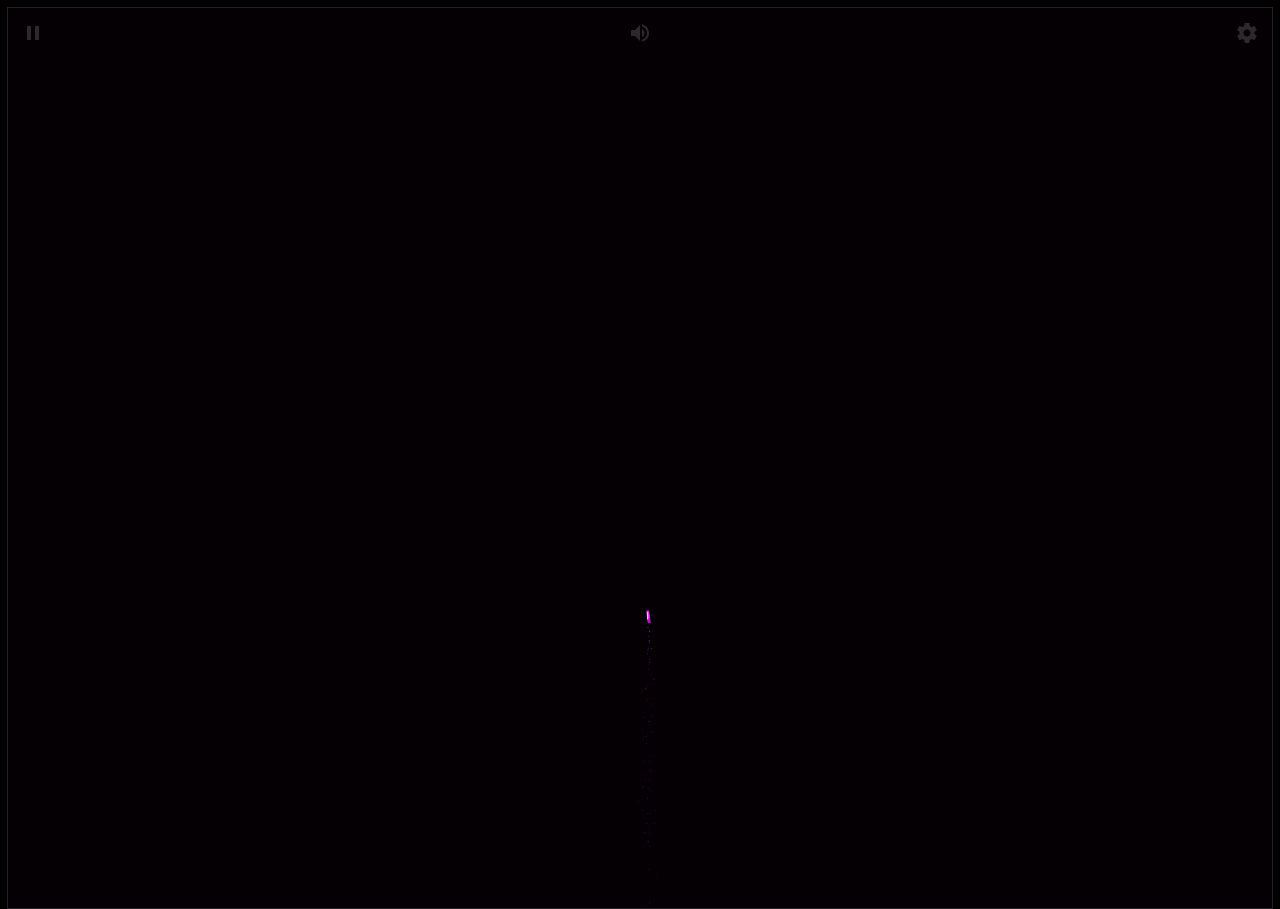
<file: fireworks/index.html>
<!DOCTYPE html>
<html lang="en">
	<head>
		<meta charset="UTF-8" />
		<title>看烟花喽</title>
		<meta name="viewport" content="width=device-width, initial-scale=1, user-scalable=no" />
		<meta name="mobile-web-app-capable" content="yes" />
		<meta name="apple-mobile-web-app-capable" content="yes" />
		<meta name="theme-color" content="#000000" />
		<link rel="shortcut icon" type="image/png" href="./images/favicon.png" />
		<link rel="icon" type="image/png" href="./images/favicon.png" />
		<link rel="apple-touch-icon-precomposed" href="./images/favicon.png" />
		<meta name="msapplication-TileColor" content="#000000" />
		<meta name="msapplication-TileImage" content="./images/favicon.png" />
		<link href="./fonts/css.css" rel="stylesheet" />
		<link rel="stylesheet" href="./css/style.css" />
	</head>
	<body>
		<!-- partial:index.partial.html -->
		<!-- SVG Spritesheet -->
		<div style="height: 0; width: 0; position: absolute; visibility: hidden">
			<svg xmlns="http://www.w3.org/2000/svg">
				<symbol id="icon-play" viewBox="0 0 24 24">
					<path d="M8 5v14l11-7z" />
				</symbol>
				<symbol id="icon-pause" viewBox="0 0 24 24">
					<path d="M6 19h4V5H6v14zm8-14v14h4V5h-4z" />
				</symbol>
				<symbol id="icon-close" viewBox="0 0 24 24">
					<path d="M19 6.41L17.59 5 12 10.59 6.41 5 5 6.41 10.59 12 5 17.59 6.41 19 12 13.41 17.59 19 19 17.59 13.41 12z" />
				</symbol>
				<symbol id="icon-settings" viewBox="0 0 24 24">
					<path d="M19.43 12.98c.04-.32.07-.64.07-.98s-.03-.66-.07-.98l2.11-1.65c.19-.15.24-.42.12-.64l-2-3.46c-.12-.22-.39-.3-.61-.22l-2.49 1c-.52-.4-1.08-.73-1.69-.98l-.38-2.65C14.46 2.18 14.25 2 14 2h-4c-.25 0-.46.18-.49.42l-.38 2.65c-.61.25-1.17.59-1.69.98l-2.49-1c-.23-.09-.49 0-.61.22l-2 3.46c-.13.22-.07.49.12.64l2.11 1.65c-.04.32-.07.65-.07.98s.03.66.07.98l-2.11 1.65c-.19.15-.24.42-.12.64l2 3.46c.12.22.39.3.61.22l2.49-1c.52.4 1.08.73 1.69.98l.38 2.65c.03.24.24.42.49.42h4c.25 0 .46-.18.49-.42l.38-2.65c.61-.25 1.17-.59 1.69-.98l2.49 1c.23.09.49 0 .61-.22l2-3.46c.12-.22.07-.49-.12-.64l-2.11-1.65zM12 15.5c-1.93 0-3.5-1.57-3.5-3.5s1.57-3.5 3.5-3.5 3.5 1.57 3.5 3.5-1.57 3.5-3.5 3.5z" />
				</symbol>
				<symbol id="icon-sound-on" viewBox="0 0 24 24">
					<path d="M3 9v6h4l5 5V4L7 9H3zm13.5 3c0-1.77-1.02-3.29-2.5-4.03v8.05c1.48-.73 2.5-2.25 2.5-4.02zM14 3.23v2.06c2.89.86 5 3.54 5 6.71s-2.11 5.85-5 6.71v2.06c4.01-.91 7-4.49 7-8.77s-2.99-7.86-7-8.77z" />
				</symbol>
				<symbol id="icon-sound-off" viewBox="0 0 24 24">
					<path d="M16.5 12c0-1.77-1.02-3.29-2.5-4.03v2.21l2.45 2.45c.03-.2.05-.41.05-.63zm2.5 0c0 .94-.2 1.82-.54 2.64l1.51 1.51C20.63 14.91 21 13.5 21 12c0-4.28-2.99-7.86-7-8.77v2.06c2.89.86 5 3.54 5 6.71zM4.27 3L3 4.27 7.73 9H3v6h4l5 5v-6.73l4.25 4.25c-.67.52-1.42.93-2.25 1.18v2.06c1.38-.31 2.63-.95 3.69-1.81L19.73 21 21 19.73l-9-9L4.27 3zM12 4L9.91 6.09 12 8.18V4z" />
				</symbol>
			</svg>
		</div>
		<!-- App -->
		<div class="container">
			<div class="loading-init">
				<div class="loading-init__header">加载中</div>
				<div class="loading-init__status">正在装配烟花</div>
			</div>
			<div class="stage-container remove">
				<div class="canvas-container">
					<canvas id="trails-canvas"> </canvas>
					<canvas id="main-canvas"> </canvas>
				</div>
				<div class="controls">
					<div class="btn pause-btn">
						<svg fill="white" width="24" height="24">
							<use href="#icon-pause" xlink:href="#icon-pause"></use>
						</svg>
					</div>
					<div class="btn sound-btn">
						<svg fill="white" width="24" height="24">
							<use href="#icon-sound-off" xlink:href="#icon-sound-off"></use>
						</svg>
					</div>
					<div class="btn settings-btn">
						<svg fill="white" width="24" height="24">
							<use href="#icon-settings" xlink:href="#icon-settings"></use>
						</svg>
					</div>
				</div>
				<div class="menu hide">
					<div class="menu__inner-wrap">
						<div class="btn btn--bright close-menu-btn">
							<svg fill="white" width="24" height="24">
								<use href="#icon-close" xlink:href="#icon-close"></use>
							</svg>
						</div>
						<div class="menu__header">设置</div>
						<div class="menu__subheader">若想了解更多信息 请点击任意标签</div>
						<form>
							<div class="form-option form-option--select">
								<label class="shell-type-label"> 烟花类型 </label>
								<select class="shell-type"></select>
							</div>
							<div class="form-option form-option--select">
								<label class="shell-size-label"> 烟花大小 </label>
								<select class="shell-size"></select>
							</div>
							<div class="form-option form-option--select">
								<label class="quality-ui-label"> 画质 </label>
								<select class="quality-ui"></select>
							</div>
							<div class="form-option form-option--select">
								<label class="sky-lighting-label"> 照亮天空 </label>
								<select class="sky-lighting"></select>
							</div>
							<div class="form-option form-option--select">
								<label class="scaleFactor-label"> 缩放 </label>
								<select class="scaleFactor"></select>
							</div>
							<div class="form-option form-option--checkbox">
								<label class="word-shell-label"> 文字烟花 </label>
								<input class="word-shell" type="checkbox" />
							</div>
							<div class="form-option form-option--checkbox">
								<label class="auto-launch-label"> 自动放烟花 </label>
								<input class="auto-launch" type="checkbox" />
							</div>
							<div class="form-option form-option--checkbox form-option--finale-mode">
								<label class="finale-mode-label"> 同时放更多的烟花 </label>
								<input class="finale-mode" type="checkbox" />
							</div>
							<div class="form-option form-option--checkbox">
								<label class="hide-controls-label"> 隐藏控制按钮 </label>
								<input class="hide-controls" type="checkbox" />
							</div>
							<div class="form-option form-option--checkbox form-option--fullscreen">
								<label class="fullscreen-label"> 全屏 </label>
								<input class="fullscreen" type="checkbox" />
							</div>
							<div class="form-option form-option--checkbox">
								<label class="long-exposure-label"> 保留烟花的火花 </label>
								<input class="long-exposure" type="checkbox" />
							</div>
						</form>
						<div class="credits">
							<p class="copyright">
								<script>
									var mydate = new Date();
									document.writeln("Copyright&nbsp;&copy;&nbsp;2021 - " + mydate.getFullYear() + '&nbsp;<a target="_blank" href="https://www.nianbroken.top/">碎念_Nian</a><br />All&nbsp;Rights&nbsp;Reserved');
								</script>
							</p>
						</div>
					</div>
				</div>
			</div>
			<div class="help-modal">
				<div class="help-modal__overlay"></div>
				<div class="help-modal__dialog">
					<div class="help-modal__header"></div>
					<div class="help-modal__body"></div>
					<button type="button" class="help-modal__close-btn">关闭</button>
				</div>
			</div>
		</div>

		<!-- partial -->
		<script src="./js/fscreen.js"></script>
		<script src="./js/Stage.js"></script>
		<script src="./js/MyMath.js"></script>
		<script src="./js/script.js"></script>
	</body>
</html>
</file>
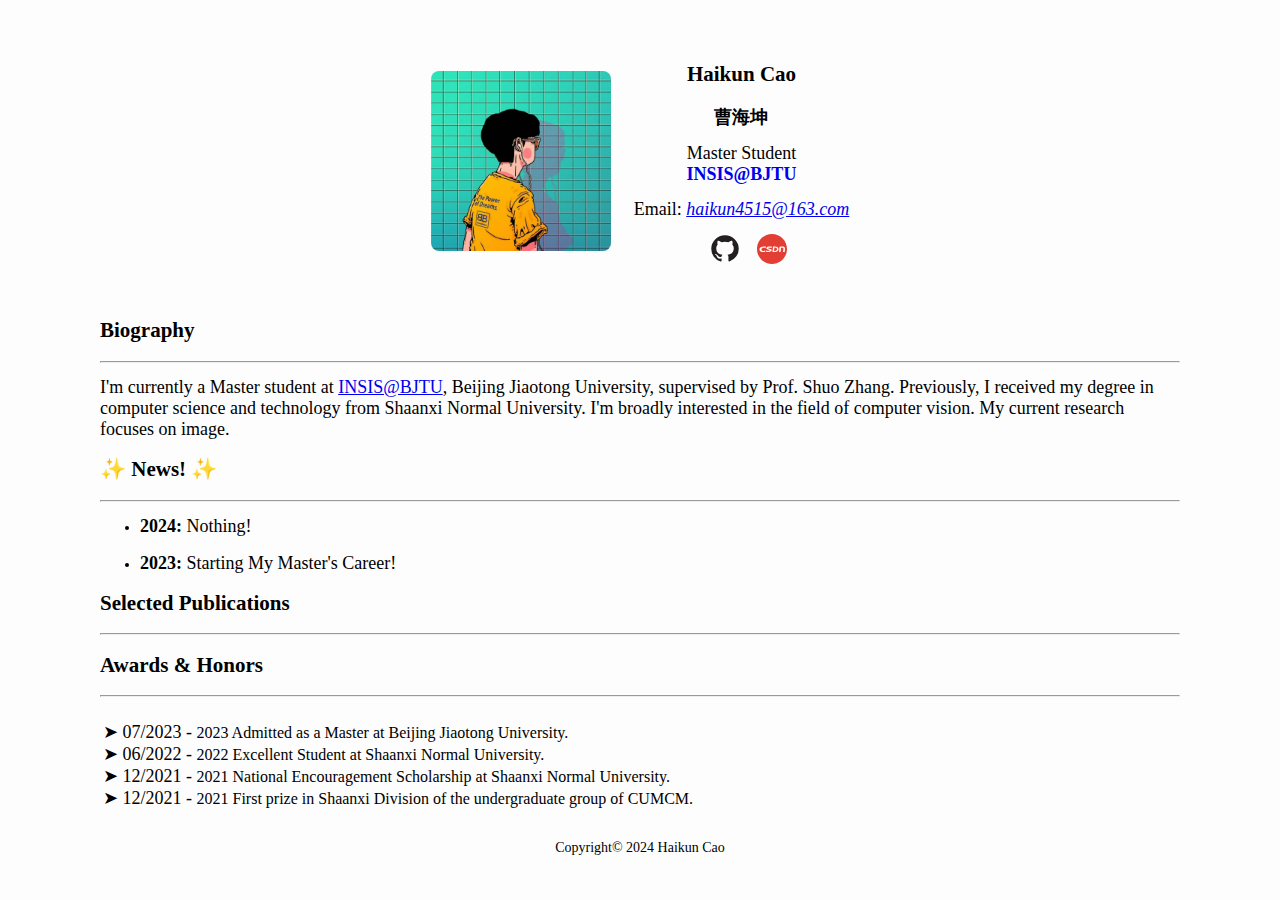
<file: personal.html>
<!DOCTYPE html>
<html>

<head>
    <meta charset="UTF-8">
    <meta http-equiv="Content-Type" content="text/html; charset=utf-8" />
    <title>Hishallyi</title>
    <link rel="icon" href="assets\img\beer.svg" />
    <style media="screen">
        body {
            position: relative;
            margin: 3em auto 2em auto;
            width: 1080px;
            font-family: Times New Roman, Lato, Verdana, Helvetica, sans-serif;
            font-size: 14px;
            background: #fdfdfd;
        }
    </style>
</head>

<body>
    <table align="center">
        <tr>
            <td align="center"><img border=0 style="border-radius:8px;" height="180" width=180
                    src="assets/img/avatar.jpg"></td>
            <td align="center">&nbsp</td>
            <td align="center">&nbsp</td>
            <td align="center">
            <td align="center">
                <h2>Haikun Cao</h2>
                <p>
                    <font size=+1><b>曹海坤</b></font>
                </p>
                <p>
                    <font size=+1>
                        Master Student<br>
                        <a href="http://insis.bjtu.edu.cn/" target="_blank"
                            style="text-decoration: none;"><b>INSIS@BJTU</b></a>
                    </font>

                </p>
                <p>
                    <font size=+1>Email: <a href="mailto:haikun4515@163.com"><i>haikun4515@163.com</i></a></font>
                </p>
                <p align="center">
                    &nbsp;&nbsp;&nbsp;
                    <a href="https://github.com/hishallyi" target="_blank" style="text-decoration: none;">
                        <img src="assets/img/github.svg" alt="Github" width="30px" />
                    </a>
                    &nbsp;&nbsp;&nbsp;
                    <a href="https://blog.csdn.net/Hi_shallyi" target="_blank" style="text-decoration: none;">
                        <img src="assets/img/csdn.svg" alt="CSDN" width="30px" />
                    </a>
                </p>
            </td>
            </td>
        </tr>
    </table>

    <br>
    <h2>Biography</h2>
    <hr />
    <p>
        <font size="4">
            I'm currently a Master student at <a href="http://insis.bjtu.edu.cn/">INSIS@BJTU</a>, Beijing Jiaotong
            University, supervised by Prof. Shuo Zhang. Previously,
            I received my degree in computer science and technology from Shaanxi Normal University. I'm broadly
            interested in the field of computer
            vision. My current research focuses on image.
        </font>
    </p>

    <h2>✨ News! ✨</h2>
    <hr />
    <ul>
        <li>
            <font size="4"><b>2024: </b>Nothing!</font>
        </li><br>
        <li>
            <font size="4"><b>2023: </b>Starting My Master's Career!</font>
        </li>
    </ul>

    <h2>Selected Publications</h2>
    <hr />

    <h2>Awards & Honors</h2>
    <hr />
    <table>
        <tr>
            <td>
                <p>
                    <font size="4"><span class="label">&#10148;</span> 07/2023 - </font>
                    <font size="3"> 2023 Admitted as a Master at Beijing Jiaotong University. </font>
                    <br>
                    <font size="4"><span class="label">&#10148;</span> 06/2022 - </font>
                    <font size="3"> 2022 Excellent Student at Shaanxi Normal University. </font>
                    <br>
                    <font size="4"><span class="label">&#10148;</span> 12/2021 - </font>
                    <font size="3"> 2021 National Encouragement Scholarship at Shaanxi Normal University. </font>
                    <br>
                    <font size="4"><span class="label">&#10148;</span> 12/2021 - </font>
                    <font size="3"> 2021 First prize in Shaanxi Division of the undergraduate group of CUMCM. </font>
                </p>
            </td>
        </tr>
    </table>

    <div id="copyright" align="center">
        <p>Copyright&copy; 2024 Haikun Cao</p>
    </div>
</body>

</html>
</file>
<file: fireworks/fonts/css.css>
/*
Copyright © 2022 NianBroken. All rights reserved.
Github：https://github.com/NianBroken/Firework_Simulator
Gitee：https://gitee.com/nianbroken/Firework_Simulator
本项目采用 Apache-2.0 许可证
简而言之，你可以自由使用、修改和分享本项目的代码，但前提是在其衍生作品中必须保留原始许可证和版权信息，并且必须以相同的许可证发布所有修改过的代码。
*/

/* cyrillic */
@font-face {
	font-family: "Russo One";
	font-style: normal;
	font-weight: 400;
	src: url(./Z9XUDmZRWg6M1LvRYsHOy8mJrrg.woff2) format("woff2");
	unicode-range: U+0301, U+0400-045F, U+0490-0491, U+04B0-04B1, U+2116;
}
/* latin-ext */
@font-face {
	font-family: "Russo One";
	font-style: normal;
	font-weight: 400;
	src: url(./Z9XUDmZRWg6M1LvRYsHOwcmJrrg.woff2) format("woff2");
	unicode-range: U+0100-024F, U+0259, U+1E00-1EFF, U+2020, U+20A0-20AB, U+20AD-20CF, U+2113, U+2C60-2C7F, U+A720-A7FF;
}
/* latin */
@font-face {
	font-family: "Russo One";
	font-style: normal;
	font-weight: 400;
	src: url(./Z9XUDmZRWg6M1LvRYsHOz8mJ.woff2) format("woff2");
	unicode-range: U+0000-00FF, U+0131, U+0152-0153, U+02BB-02BC, U+02C6, U+02DA, U+02DC, U+2000-206F, U+2074, U+20AC, U+2122, U+2191, U+2193, U+2212, U+2215, U+FEFF, U+FFFD;
}

@font-face {
	font-family: "华文琥珀";
	font-style: normal;
	font-weight: 400;
	src: url(./华文琥珀.ttf) format("truetype");
	unicode-range: U+0000-00FF, U+0131, U+0152-0153, U+02BB-02BC, U+02C6, U+02DA, U+02DC, U+2000-206F, U+2074, U+20AC, U+2122, U+2191, U+2193, U+2212, U+2215, U+FEFF, U+FFFD;
}
</file>
<file: fireworks/css/style.css>
/*
Copyright © 2022 NianBroken. All rights reserved.
Github：https://github.com/NianBroken/Firework_Simulator
Gitee：https://gitee.com/nianbroken/Firework_Simulator
本项目采用 Apache-2.0 许可证
简而言之，你可以自由使用、修改和分享本项目的代码，但前提是在其衍生作品中必须保留原始许可证和版权信息，并且必须以相同的许可证发布所有修改过的代码。
*/

/* 自定义滚动条样式 */
::-webkit-scrollbar {
	/* 选择整体滚动条 */
	width: 0px; /* 设置滚动条的宽度 */
}

::-webkit-scrollbar-track {
	/* 选择滚动条背景 */
	background: #f1f1f1; /* 设置滚动条背景颜色 */
}

::-webkit-scrollbar-thumb {
	/* 选择滚动条手柄 */
	background: #888; /* 设置滚动条手柄的颜色 */
}

::-webkit-scrollbar-thumb:hover {
	/* 鼠标悬停时选择滚动条手柄 */
	background: #555; /* 设置鼠标悬停时滚动条手柄的颜色 */
}

* {
	position: relative;
	box-sizing: border-box;
}

html,
body {
	height: 100%;
}

html {
	background-color: #000;
}

body {
	overflow: hidden;
	color: rgba(255, 255, 255, 0.5);
	font-family: "Russo One", arial, sans-serif;
	line-height: 1.25;
	letter-spacing: 0.06em;
}

.hide {
	opacity: 0;
	visibility: hidden;
}

.remove {
	display: none !important;
}

.blur {
	filter: blur(12px);
}

.container {
	height: 100%;
	display: flex;
	justify-content: center;
	align-items: center;
}

.loading-init {
	width: 100%;
	align-self: center;
	text-align: center;
	text-transform: uppercase;
}
.loading-init__header {
	font-size: 2.2em;
}
.loading-init__status {
	margin-top: 1em;
	font-size: 0.8em;
	opacity: 0.75;
}

.stage-container {
	overflow: hidden;
	box-sizing: initial;
	border: 1px solid #222;
	margin: -1px;
}
@media (max-width: 840px) {
	.stage-container {
		border: none;
		margin: 0;
	}
}

.canvas-container {
	width: 100%;
	height: 100%;
	transition: filter 0.3s;
}
.canvas-container canvas {
	position: absolute;
	mix-blend-mode: lighten;
	transform: translateZ(0);
}

.controls {
	position: absolute;
	top: 0;
	width: 100%;
	padding-bottom: 50px;
	display: flex;
	justify-content: space-between;
	transition: opacity 0.3s, visibility 0.3s;
}
@media (min-width: 840px) {
	.controls {
		visibility: visible;
	}
	.controls.hide:hover {
		opacity: 1;
	}
}

.menu {
	position: absolute;
	top: 0;
	bottom: 0;
	left: 0;
	right: 0;
	background-color: rgba(0, 0, 0, 0.42);
	transition: opacity 0.3s, visibility 0.3s;
}
.menu__inner-wrap {
	display: flex;
	flex-direction: column;
	justify-content: center;
	align-items: center;
	position: absolute;
	top: 0;
	bottom: 0;
	left: 0;
	right: 0;
	transition: opacity 0.3s;
}
.menu__header {
	margin-top: 5px;
	margin-bottom: 8px;
	font-size: 2em;
	text-transform: uppercase;
}
.menu__subheader {
	margin-bottom: 5px;
	font-size: 0.86em;
	opacity: 0.8;
}
.menu form {
	width: 100%;
	max-width: 400px;
	padding: 0 10px;
	margin-right: 80px;
	overflow: auto;
	-webkit-overflow-scrolling: touch;
}
.menu .form-option {
	display: flex;
	align-items: center;
	margin: 16px 0;
	transition: opacity 0.3s;
}
.menu .form-option label {
	display: block;
	width: 50%;
	padding-right: 12px;
	text-align: right;
	text-transform: uppercase;
	-webkit-user-select: none;
	-moz-user-select: none;
	-ms-user-select: none;
	user-select: none;
}
.menu .form-option--select select {
	display: block;
	width: 50%;
	height: 30px;
	font-size: 1rem;
	font-family: "Russo One", arial, sans-serif;
	color: rgba(255, 255, 255, 0.5);
	letter-spacing: 0.06em;
	background-color: transparent;
	border: 1px solid rgba(255, 255, 255, 0.5);
}
.menu .form-option--select select option {
	background-color: black;
}
.menu .form-option--checkbox input {
	display: block;
	width: 26px;
	height: 26px;
	margin: 0;
	opacity: 0.5;
}
@media (max-width: 840px) {
	.menu .form-option select,
	.menu .form-option input {
		outline: none;
	}
}

.close-menu-btn {
	position: absolute;
	top: 0;
	right: 0;
}
/*This project is copyrighted by NianBroken!*/
.btn {
	opacity: 0.16;
	width: 50px;
	height: 50px;
	display: flex;
	-webkit-user-select: none;
	-moz-user-select: none;
	-ms-user-select: none;
	user-select: none;
	cursor: default;
	transition: opacity 0.3s;
}
.btn--bright {
	opacity: 0.5;
}
@media (min-width: 840px) {
	.btn:hover {
		opacity: 0.32;
	}
	.btn--bright:hover {
		opacity: 0.75;
	}
}
.btn svg {
	display: block;
	margin: auto;
}

.credits {
	margin-top: auto;
	margin-bottom: 10px;
	padding-top: 6px;
	font-size: 0.8em;
	opacity: 0.75;
	text-align: center;
}
.credits a {
	color: rgba(255, 255, 255, 0.5);
	text-decoration: none;
}
.credits a:hover,
.credits a:active {
	color: rgba(255, 255, 255, 0.75);
	text-decoration: underline;
}

.help-modal {
	display: flex;
	justify-content: center;
	align-items: center;
	position: fixed;
	top: 0;
	bottom: 0;
	left: 0;
	right: 0;
	visibility: hidden;
	transition-property: visibility;
	transition-duration: 0.25s;
}
.help-modal__overlay {
	position: absolute;
	top: 0;
	bottom: 0;
	left: 0;
	right: 0;
	opacity: 0;
	transition-property: opacity;
	transition-timing-function: ease-in;
	transition-duration: 0.25s;
}
/*This project is copyrighted by NianBroken!*/
.help-modal__dialog {
	display: flex;
	flex-direction: column;
	align-items: center;
	max-width: 400px;
	max-height: calc(100vh - 100px);
	margin: 10px;
	padding: 20px;
	border-radius: 0.3em;
	background-color: rgba(0, 0, 0, 0.4);
	opacity: 0;
	transform: scale(0.9, 0.9);
	transition-property: opacity, transform;
	transition-timing-function: ease-in;
	transition-duration: 0.25s;
}
@media (min-width: 840px) {
	.help-modal__dialog {
		font-size: 1.25rem;
		max-width: 500px;
	}
}
.help-modal__header {
	font-size: 1.75em;
	text-transform: uppercase;
	text-align: center;
}
.help-modal__body {
	overflow-y: auto;
	-webkit-overflow-scrolling: touch;
	margin: 1em 0;
	padding: 1em 0;
	border-top: 1px solid rgba(255, 255, 255, 0.25);
	border-bottom: 1px solid rgba(255, 255, 255, 0.25);
	line-height: 1.5;
	color: rgba(255, 255, 255, 0.75);
}
.help-modal__close-btn {
	flex-shrink: 0;
	outline: none;
	border: none;
	border-radius: 2px;
	padding: 0.25em 0.75em;
	margin-top: 0.36em;
	font-family: "Russo One", arial, sans-serif;
	font-size: 1em;
	color: rgba(255, 255, 255, 0.5);
	text-transform: uppercase;
	letter-spacing: 0.06em;
	background-color: rgba(255, 255, 255, 0.25);
	transition: color 0.3s, background-color 0.3s;
}
.help-modal__close-btn:hover,
.help-modal__close-btn:active,
.help-modal__close-btn:focus {
	color: #fff;
	background-color: #09f;
}
.help-modal.active {
	visibility: visible;
	transition-duration: 0.4s;
}
.help-modal.active .help-modal__overlay {
	opacity: 1;
	transition-timing-function: ease-out;
	transition-duration: 0.4s;
}
.help-modal.active .help-modal__dialog {
	opacity: 1;
	transform: scale(1, 1);
	transition-timing-function: ease-out;
	transition-duration: 0.4s;
}
</file>
